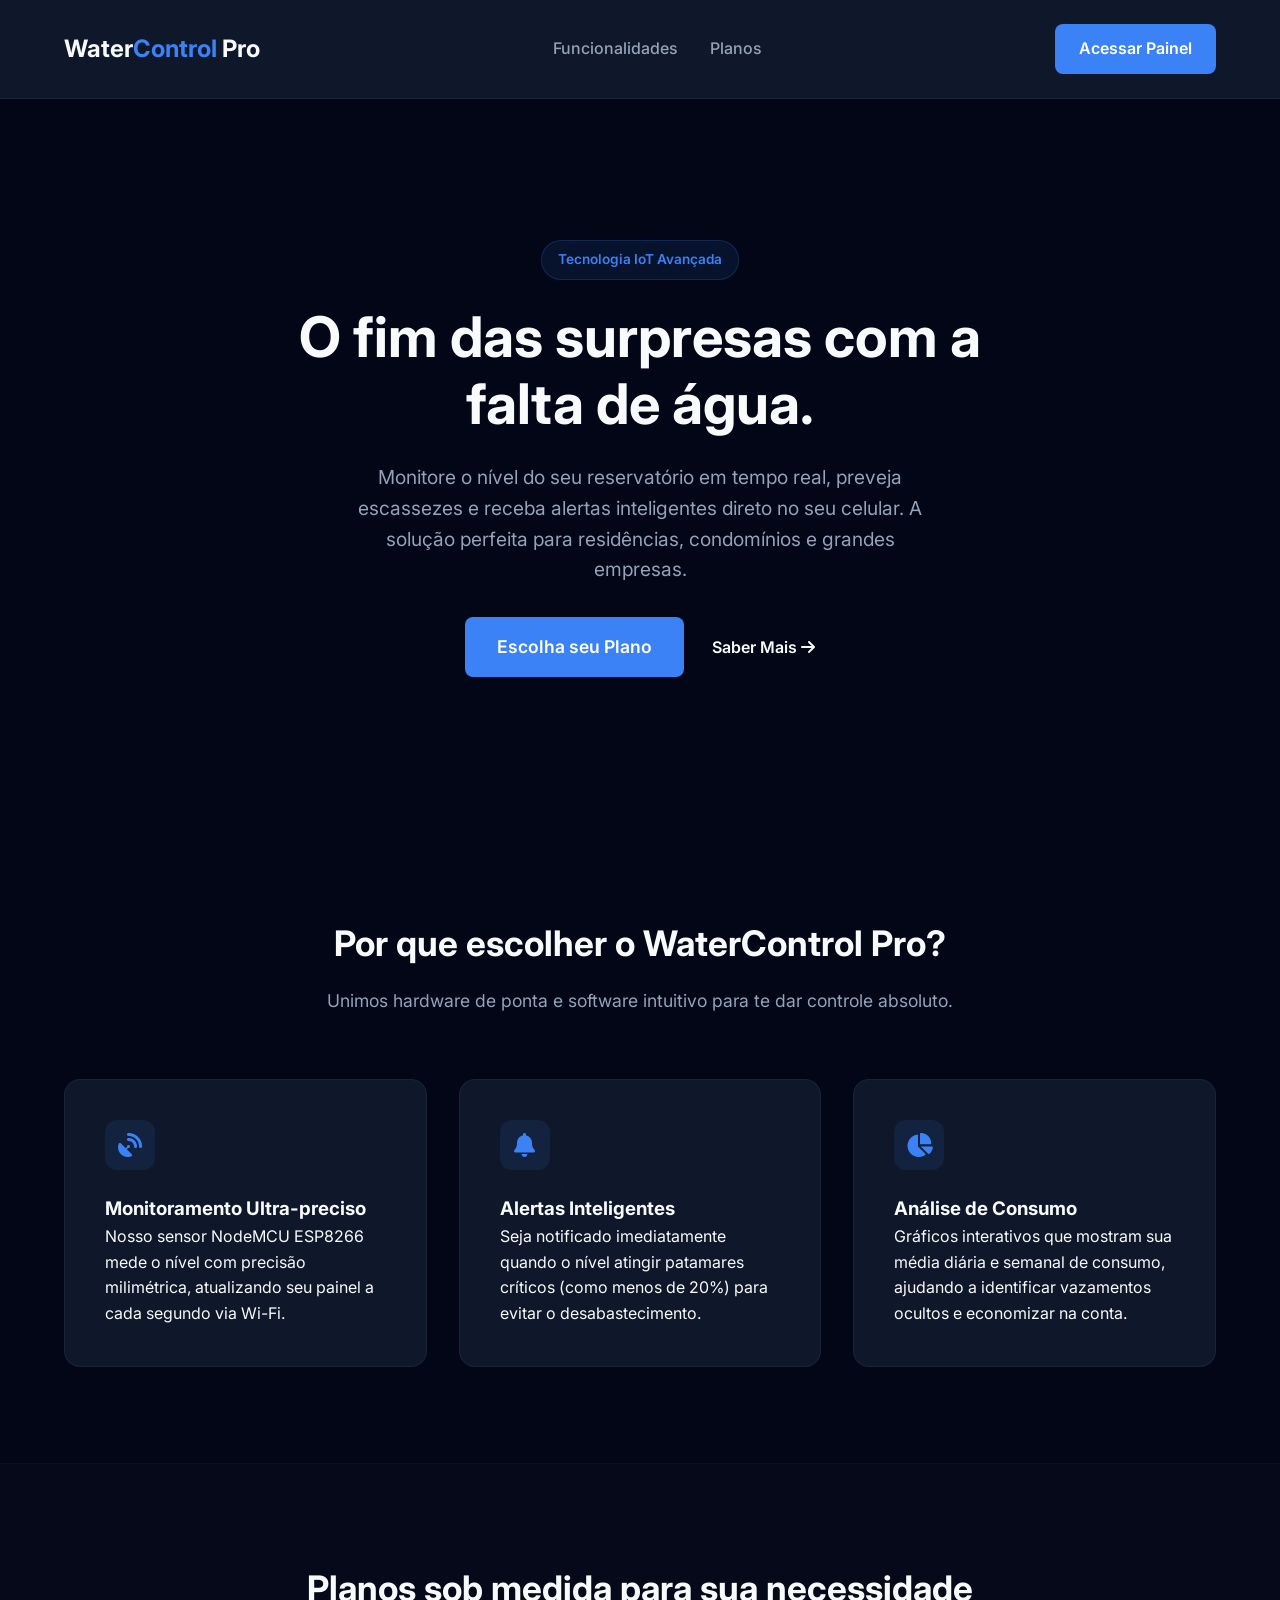
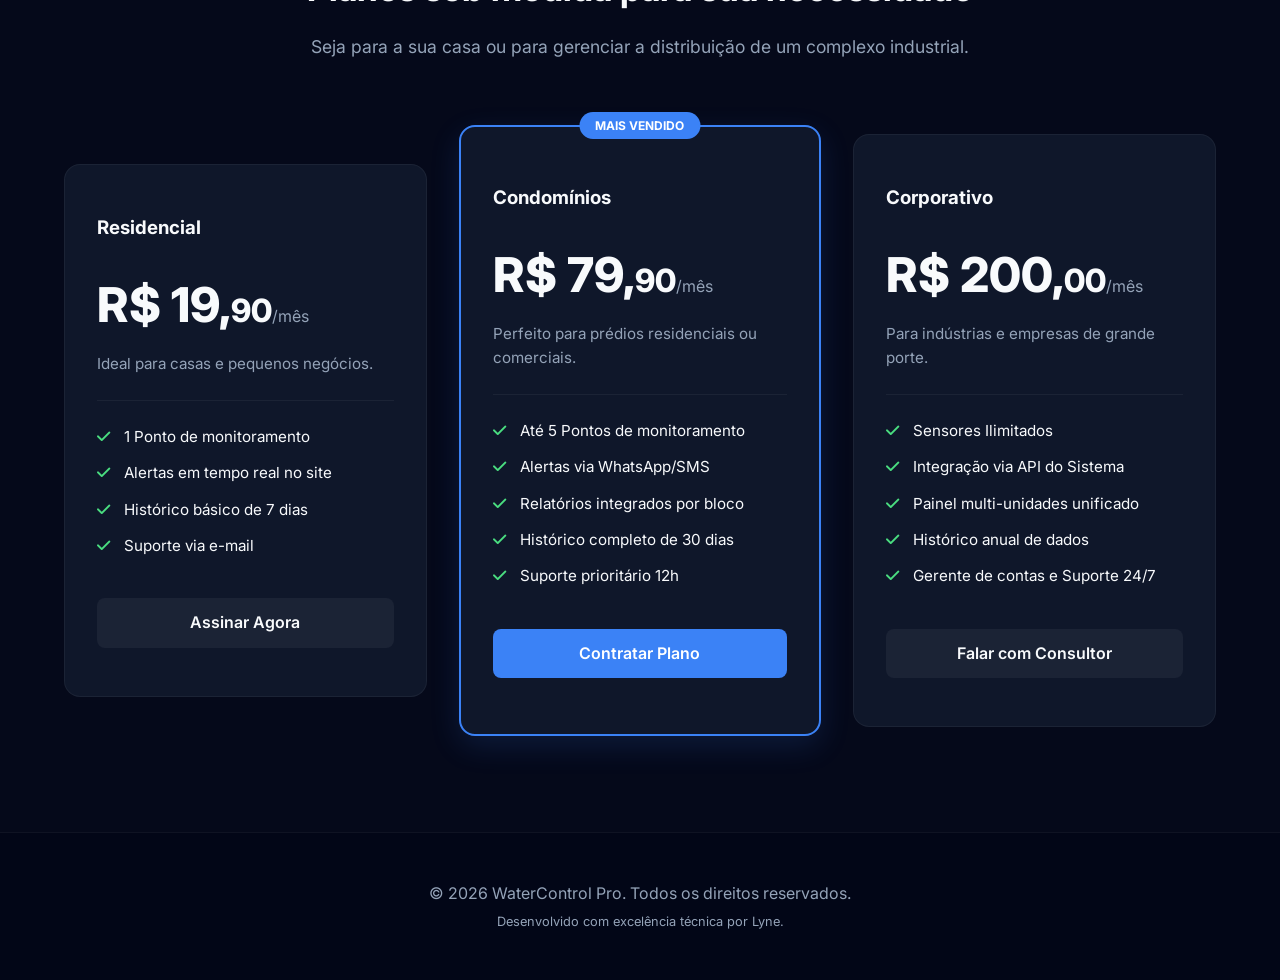
<file: index.html>
<!DOCTYPE html>
<html lang="pt-br">
<head>
    <meta charset="UTF-8">
    <meta name="viewport" content="width=device-width, initial-scale=1.0">
    <title>WaterControl Pro | Monitoramento Inteligente de Água</title>
    <link href="https://fonts.googleapis.com/css2?family=Inter:wght@400;600;700;800&display=swap" rel="stylesheet">
    <link rel="stylesheet" href="https://cdnjs.cloudflare.com/ajax/libs/font-awesome/6.4.0/css/all.min.css">
    <link rel="stylesheet" href="style.css">
</head>
<body>

    <nav class="navbar">
        <div class="logo">Water<span>Control</span> Pro</div>
        <div class="nav-links">
            <a href="#funcionalidades">Funcionalidades</a>
            <a href="#planos">Planos</a>
        </div>
        <a href="login.html" class="btn-primary">Acessar Painel</a>
    </nav>

    <header class="hero">
        <span class="badge">Tecnologia IoT Avançada</span>
        <h1>O fim das surpresas com a falta de água.</h1>
        <p>Monitore o nível do seu reservatório em tempo real, preveja escassezes e receba alertas inteligentes direto no seu celular. A solução perfeita para residências, condomínios e grandes empresas.</p>
        <div class="hero-actions">
            <a href="#planos" class="btn-primary" style="font-size: 1.1rem; padding: 1rem 2rem;">Escolha seu Plano</a>
            <a href="#funcionalidades" class="btn-secondary">Saber Mais <i class="fas fa-arrow-right"></i></a>
        </div>
    </header>

    <section class="section-container" id="funcionalidades">
        <div class="section-header">
            <h2>Por que escolher o WaterControl Pro?</h2>
            <p>Unimos hardware de ponta e software intuitivo para te dar controle absoluto.</p>
        </div>
        
        <div class="features-grid">
            <div class="feature-card">
                <div class="icon-box"><i class="fas fa-satellite-dish"></i></div>
                <h3>Monitoramento Ultra-preciso</h3>
                <p>Nosso sensor NodeMCU ESP8266 mede o nível com precisão milimétrica, atualizando seu painel a cada segundo via Wi-Fi.</p>
            </div>

            <div class="feature-card">
                <div class="icon-box"><i class="fas fa-bell"></i></div>
                <h3>Alertas Inteligentes</h3>
                <p>Seja notificado imediatamente quando o nível atingir patamares críticos (como menos de 20%) para evitar o desabastecimento.</p>
            </div>

            <div class="feature-card">
                <div class="icon-box"><i class="fas fa-chart-pie"></i></div>
                <h3>Análise de Consumo</h3>
                <p>Gráficos interativos que mostram sua média diária e semanal de consumo, ajudando a identificar vazamentos ocultos e economizar na conta.</p>
            </div>
        </div>
    </section>

    <section class="section-container" id="planos" style="background: rgba(255,255,255,0.01); border-top: 1px solid rgba(255,255,255,0.02);">
        <div class="section-header">
            <h2>Planos sob medida para sua necessidade</h2>
            <p>Seja para a sua casa ou para gerenciar a distribuição de um complexo industrial.</p>
        </div>

        <div class="pricing-grid">
            <div class="price-card">
                <h3>Residencial</h3>
                <div class="price">R$ 19,<span>90</span><small>/mês</small></div>
                <p class="plan-desc">Ideal para casas e pequenos negócios.</p>
                <hr>
                <ul class="plan-features">
                    <li><i class="fas fa-check"></i> 1 Ponto de monitoramento</li>
                    <li><i class="fas fa-check"></i> Alertas em tempo real no site</li>
                    <li><i class="fas fa-check"></i> Histórico básico de 7 dias</li>
                    <li><i class="fas fa-check"></i> Suporte via e-mail</li>
                </ul>
                <a href="login.html" class="btn-plan">Assinar Agora</a>
            </div>

            <div class="price-card featured">
                <span class="card-badge">Mais Vendido</span>
                <h3>Condomínios</h3>
                <div class="price">R$ 79,<span>90</span><small>/mês</small></div>
                <p class="plan-desc">Perfeito para prédios residenciais ou comerciais.</p>
                <hr>
                <ul class="plan-features">
                    <li><i class="fas fa-check"></i> Até 5 Pontos de monitoramento</li>
                    <li><i class="fas fa-check"></i> Alertas via WhatsApp/SMS</li>
                    <li><i class="fas fa-check"></i> Relatórios integrados por bloco</li>
                    <li><i class="fas fa-check"></i> Histórico completo de 30 dias</li>
                    <li><i class="fas fa-check"></i> Suporte prioritário 12h</li>
                </ul>
                <a href="login.html" class="btn-primary" style="display: block; text-align: center; margin-top: 2rem;">Contratar Plano</a>
            </div>

            <div class="price-card">
                <h3>Corporativo</h3>
                <div class="price">R$ 200,<span>00</span><small>/mês</small></div>
                <p class="plan-desc">Para indústrias e empresas de grande porte.</p>
                <hr>
                <ul class="plan-features">
                    <li><i class="fas fa-check"></i> Sensores Ilimitados</li>
                    <li><i class="fas fa-check"></i> Integração via API do Sistema</li>
                    <li><i class="fas fa-check"></i> Painel multi-unidades unificado</li>
                    <li><i class="fas fa-check"></i> Histórico anual de dados</li>
                    <li><i class="fas fa-check"></i> Gerente de contas e Suporte 24/7</li>
                </ul>
                <a href="login.html" class="btn-plan">Falar com Consultor</a>
            </div>
        </div>
    </section>

    <footer class="main-footer">
        <p>&copy; 2026 WaterControl Pro. Todos os direitos reservados.</p>
        <p style="font-size: 0.8rem; color: var(--text-muted); margin-top: 5px;">Desenvolvido com excelência técnica por Lyne.</p>
    </footer>

</body>
</html>
</file>
<file: style.css>
/* =========================================
   1. RESET E VARIÁVEIS DE TEMA
   ========================================= */
* {
    margin: 0;
    padding: 0;
    box-sizing: border-box;
    font-family: 'Inter', sans-serif;
}

/* TEMA ESCURO (Padrão) */
:root {
    --bg-dark: #020617;
    --card-bg: #0f172a;
    --accent-blue: #3b82f6;
    --accent-hover: #2563eb;
    --text-main: #f8fafc;
    --text-muted: #94a3b8;
    --border-color: rgba(255, 255, 255, 0.05);
}

/* TEMA CLARO (Ativado via JavaScript) */
body.light-mode {
    --bg-dark: #f1f5f9;
    --card-bg: #ffffff;
    --text-main: #0f172a;
    --text-muted: #475569;
    --border-color: rgba(0, 0, 0, 0.1);
}

body {
    background-color: var(--bg-dark);
    color: var(--text-main);
    line-height: 1.6;
    overflow-x: hidden;
    transition: background-color 0.3s, color 0.3s;
}

/* =========================================
   2. SITE OFICIAL (LANDING PAGE)
   ========================================= */
.navbar {
    display: flex;
    justify-content: space-between;
    align-items: center;
    padding: 1.5rem 5%;
    background: var(--card-bg);
    border-bottom: 1px solid var(--border-color);
}
.logo { font-size: 1.5rem; font-weight: bold; }
.logo span { color: var(--accent-blue); }

.nav-links { display: flex; gap: 2rem; }
.nav-links a { color: var(--text-muted); text-decoration: none; font-weight: 500; transition: 0.3s; }
.nav-links a:hover { color: var(--text-main); }

.btn-primary { background: var(--accent-blue); color: white; padding: 0.75rem 1.5rem; border-radius: 8px; text-decoration: none; font-weight: 600; transition: 0.3s; border: none; cursor: pointer; display: inline-block;}
.btn-primary:hover { background: var(--accent-hover); }

.badge { background: rgba(59, 130, 246, 0.1); color: var(--accent-blue); padding: 0.5rem 1rem; border-radius: 50px; font-size: 0.85rem; font-weight: 600; margin-bottom: 1.5rem; border: 1px solid rgba(59, 130, 246, 0.2); display: inline-block;}
.btn-secondary { color: var(--text-main); text-decoration: none; font-weight: 600; margin-left: 1.5rem; transition: 0.3s; }
.btn-secondary:hover { color: var(--accent-blue); }

.hero { min-height: 80vh; display: flex; flex-direction: column; justify-content: center; align-items: center; text-align: center; padding: 2rem 5%; }
.hero h1 { font-size: 3.5rem; line-height: 1.2; margin-bottom: 1.5rem; max-width: 800px; }
.hero p { font-size: 1.2rem; color: var(--text-muted); max-width: 600px; margin-bottom: 2rem; }

.section-container { padding: 6rem 5%; }
.section-header { text-align: center; margin-bottom: 4rem; }
.section-header h2 { font-size: 2.2rem; margin-bottom: 1rem; }
.section-header p { color: var(--text-muted); font-size: 1.1rem; }

.features-grid { display: grid; grid-template-columns: repeat(auto-fit, minmax(280px, 1fr)); gap: 2rem; }
.feature-card { background: var(--card-bg); padding: 2.5rem; border-radius: 16px; border: 1px solid var(--border-color); transition: 0.3s ease; }
.feature-card:hover { transform: translateY(-5px); border-color: var(--accent-blue); }
.icon-box { width: 50px; height: 50px; background: rgba(59, 130, 246, 0.1); color: var(--accent-blue); border-radius: 12px; display: flex; align-items: center; justify-content: center; font-size: 1.5rem; margin-bottom: 1.5rem; }

.pricing-grid { display: grid; grid-template-columns: repeat(auto-fit, minmax(280px, 1fr)); gap: 2rem; align-items: center; max-width: 1200px; margin: 0 auto; }
.price-card { background: var(--card-bg); padding: 3rem 2rem; border-radius: 16px; border: 1px solid var(--border-color); position: relative; transition: 0.3s; }
.price-card.featured { border: 2px solid var(--accent-blue); box-shadow: 0 10px 30px rgba(59, 130, 246, 0.15); padding: 3.5rem 2rem; }
.card-badge { position: absolute; top: -15px; left: 50%; transform: translateX(-50%); background: var(--accent-blue); color: white; padding: 0.25rem 1rem; border-radius: 50px; font-size: 0.75rem; font-weight: 700; text-transform: uppercase; }
.price { font-size: 3rem; font-weight: 800; margin: 1.5rem 0 0.5rem; }
.price span { font-size: 2rem; }
.price small { font-size: 1rem; color: var(--text-muted); font-weight: 400; }
.plan-desc { color: var(--text-muted); font-size: 0.95rem; margin-bottom: 1.5rem; }
hr { border: 0; border-top: 1px solid var(--border-color); margin: 1.5rem 0; }
.plan-features { list-style: none; margin-bottom: 2.5rem; }
.plan-features li { margin-bottom: 0.75rem; font-size: 0.95rem; }
.plan-features li i { color: #4ade80; margin-right: 10px; }
.btn-plan { display: block; text-align: center; background: var(--border-color); color: var(--text-main); text-decoration: none; padding: 0.75rem; border-radius: 8px; font-weight: 600; transition: 0.3s; }
.btn-plan:hover { background: rgba(59, 130, 246, 0.2); }
.main-footer { text-align: center; padding: 3rem; border-top: 1px solid var(--border-color); color: var(--text-muted); }

/* =========================================
   3. LOGIN, CADASTRO E RECUPERAÇÃO
   ========================================= */
.login-container { min-height: 100vh; display: flex; justify-content: center; align-items: center; padding: 1rem; }
.login-box { background: var(--card-bg); padding: 3rem; border-radius: 16px; width: 100%; max-width: 400px; border: 1px solid var(--border-color); box-shadow: 0 20px 40px rgba(0,0,0,0.1); }
.login-box h2 { margin-bottom: 0.5rem; text-align: center; }
.login-box p { color: var(--text-muted); text-align: center; margin-bottom: 2rem; }
.input-group { margin-bottom: 1.5rem; }
.input-group label { display: block; margin-bottom: 0.5rem; color: var(--text-muted); font-size: 0.9rem; }
.input-group input { width: 100%; padding: 1rem; border-radius: 8px; background: transparent; border: 1px solid var(--border-color); color: var(--text-main); outline: none; transition: 0.3s; }
.input-group input:focus { border-color: var(--accent-blue); }
.login-box .btn-primary { width: 100%; margin-top: 1rem; }
.auth-links { margin-top: 1.5rem; text-align: center; display: flex; flex-direction: column; gap: 0.5rem; }
.auth-links a { color: var(--accent-blue); text-decoration: none; font-size: 0.9rem; }
.auth-links a:hover { text-decoration: underline; }

/* =========================================
   4. DASHBOARD (O PAINEL)
   ========================================= */
.dashboard-container { display: flex; min-height: 100vh; }
.sidebar { width: 250px; background: var(--card-bg); padding: 2rem; border-right: 1px solid var(--border-color); display: flex; flex-direction: column; }
.sidebar nav { display: flex; flex-direction: column; gap: 1rem; margin-top: 3rem; flex-grow: 1; }
.sidebar nav a { color: var(--text-muted); text-decoration: none; padding: 0.8rem; border-radius: 8px; transition: 0.3s; display: flex; align-items: center; gap: 10px; }
.sidebar nav a:hover, .sidebar nav a.active { background: rgba(59, 130, 246, 0.1); color: var(--accent-blue); }
.main-content { flex: 1; padding: 2rem 4rem; }
.stats-grid { display: grid; grid-template-columns: repeat(auto-fit, minmax(250px, 1fr)); gap: 2rem; margin: 2rem 0; }
.stat-card { background: var(--card-bg); padding: 2rem; border-radius: 16px; border: 1px solid var(--border-color); }
.water-level { font-size: 3.5rem; font-weight: 800; color: var(--accent-blue); margin: 1rem 0; }
.progress-bar { width: 100%; height: 20px; background: var(--border-color); border-radius: 50px; overflow: hidden; }
.progress-bar div { height: 100%; transition: width 0.5s, background-color 0.5s; }
.details-grid { display: grid; grid-template-columns: 2fr 1fr; gap: 2rem; }
.bg-glass { background: var(--card-bg); padding: 2rem; border-radius: 16px; border: 1px solid var(--border-color); }

@media (max-width: 768px) {
    .nav-links { display: none; }
    .hero h1 { font-size: 2.5rem; }
    .dashboard-container { flex-direction: column; }
    .sidebar { width: 100%; padding: 1rem; border-right: none; border-bottom: 1px solid var(--border-color); }
    .main-content { padding: 1rem; }
    .details-grid { grid-template-columns: 1fr; }
    /* Ajuste para o Logo não vazar na Sidebar */
.sidebar .logo h2 {
    font-size: 1.3rem;
    white-space: nowrap; /* Impede o texto de quebrar ou vazar */
}
}
</file>
